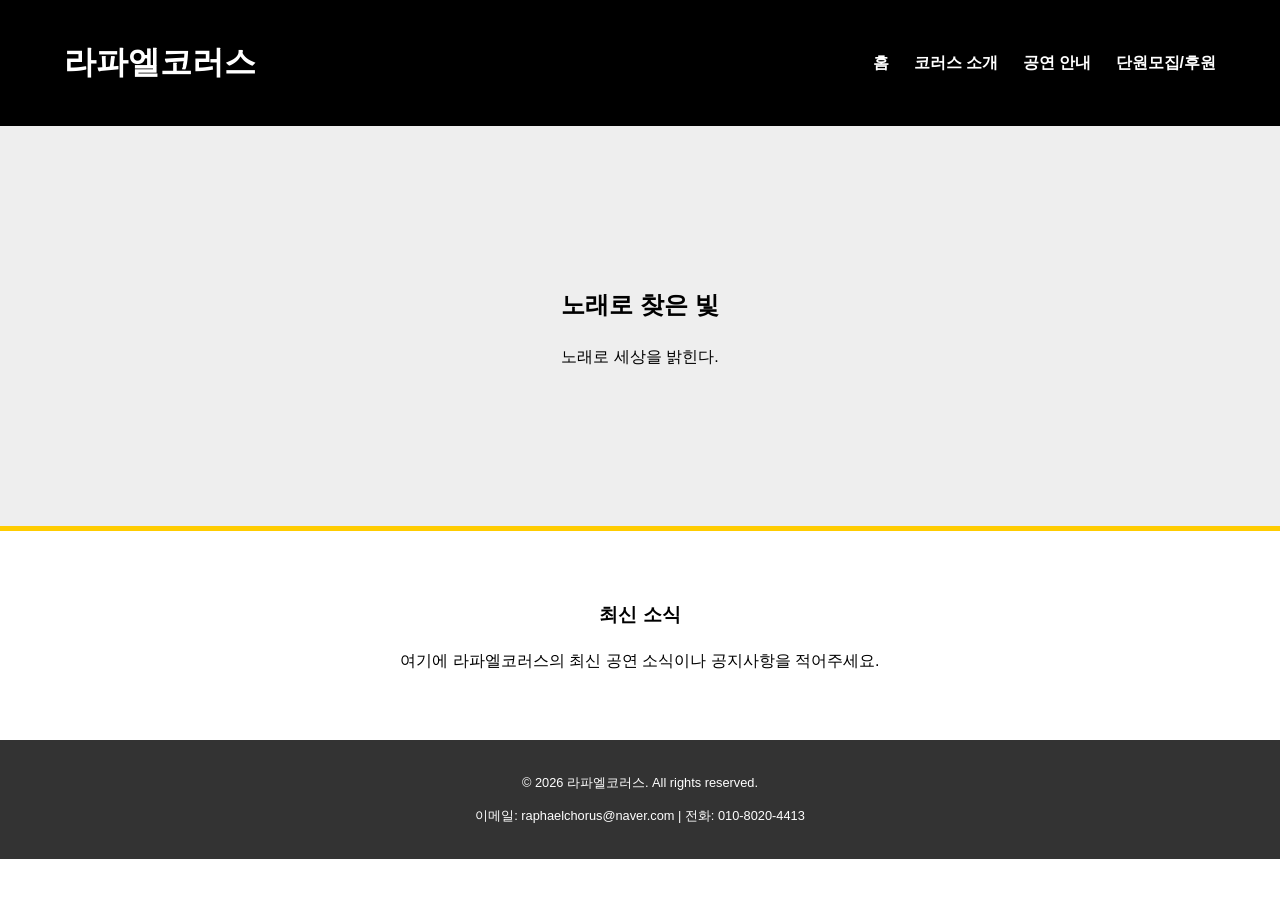
<file: index.html>
<!DOCTYPE html>
<html lang="ko">
<head>
    <meta charset="UTF-8">
    <title>라파엘코러스 - 노래로 찾은 희망을 외친다</title>
    <style>
        /* 이 부분은 홈페이지의 '옷'인 디자인(CSS)입니다. 나중에 따로 뺄 수도 있어요. */
        body { font-family: 'Arial', sans-serif; margin: 0; padding: 0; line-height: 1.6; }
        header { background: #000; color: #fff; padding: 1rem 5%; display: flex; justify-content: space-between; align-items: center; position: sticky; top: 0; }
        nav a { color: #fff; text-decoration: none; margin-left: 20px; font-weight: bold; }
        .hero { background: #eee; height: 400px; display: flex; align-items: center; justify-content: center; text-align: center; border-bottom: 5px solid #ffcc00; } /* 앰네스티의 노란색 포인트 */
        .content { padding: 50px 10%; text-align: center; }
        footer { background: #333; color: #fff; padding: 20px; text-align: center; font-size: 0.8rem; }
    </style>
</head>
<body>

    <header>
        <div><h1>라파엘코러스</h1></div>
        <nav>
            <a href="index.html">홈</a>
            <a href="about.html">코러스 소개</a>
            <a href="performance.html">공연 안내</a>
            <a href="support.html">단원모집/후원</a>
        </nav>
    </header>

    <section class="hero">
        <div>
            <h2>노래로 찾은 빛</h2>
            <p>노래로 세상을 밝힌다.</p>
        </div>
    </section>

    <section class="content">
        <h3>최신 소식</h3>
        <p>여기에 라파엘코러스의 최신 공연 소식이나 공지사항을 적어주세요.</p>
    </section>

    <footer>
        <p>&copy; 2026 라파엘코러스. All rights reserved.</p>
        <p>이메일: raphaelchorus@naver.com | 전화: 010-8020-4413</p>
    </footer>

</body>
</html>
</file>
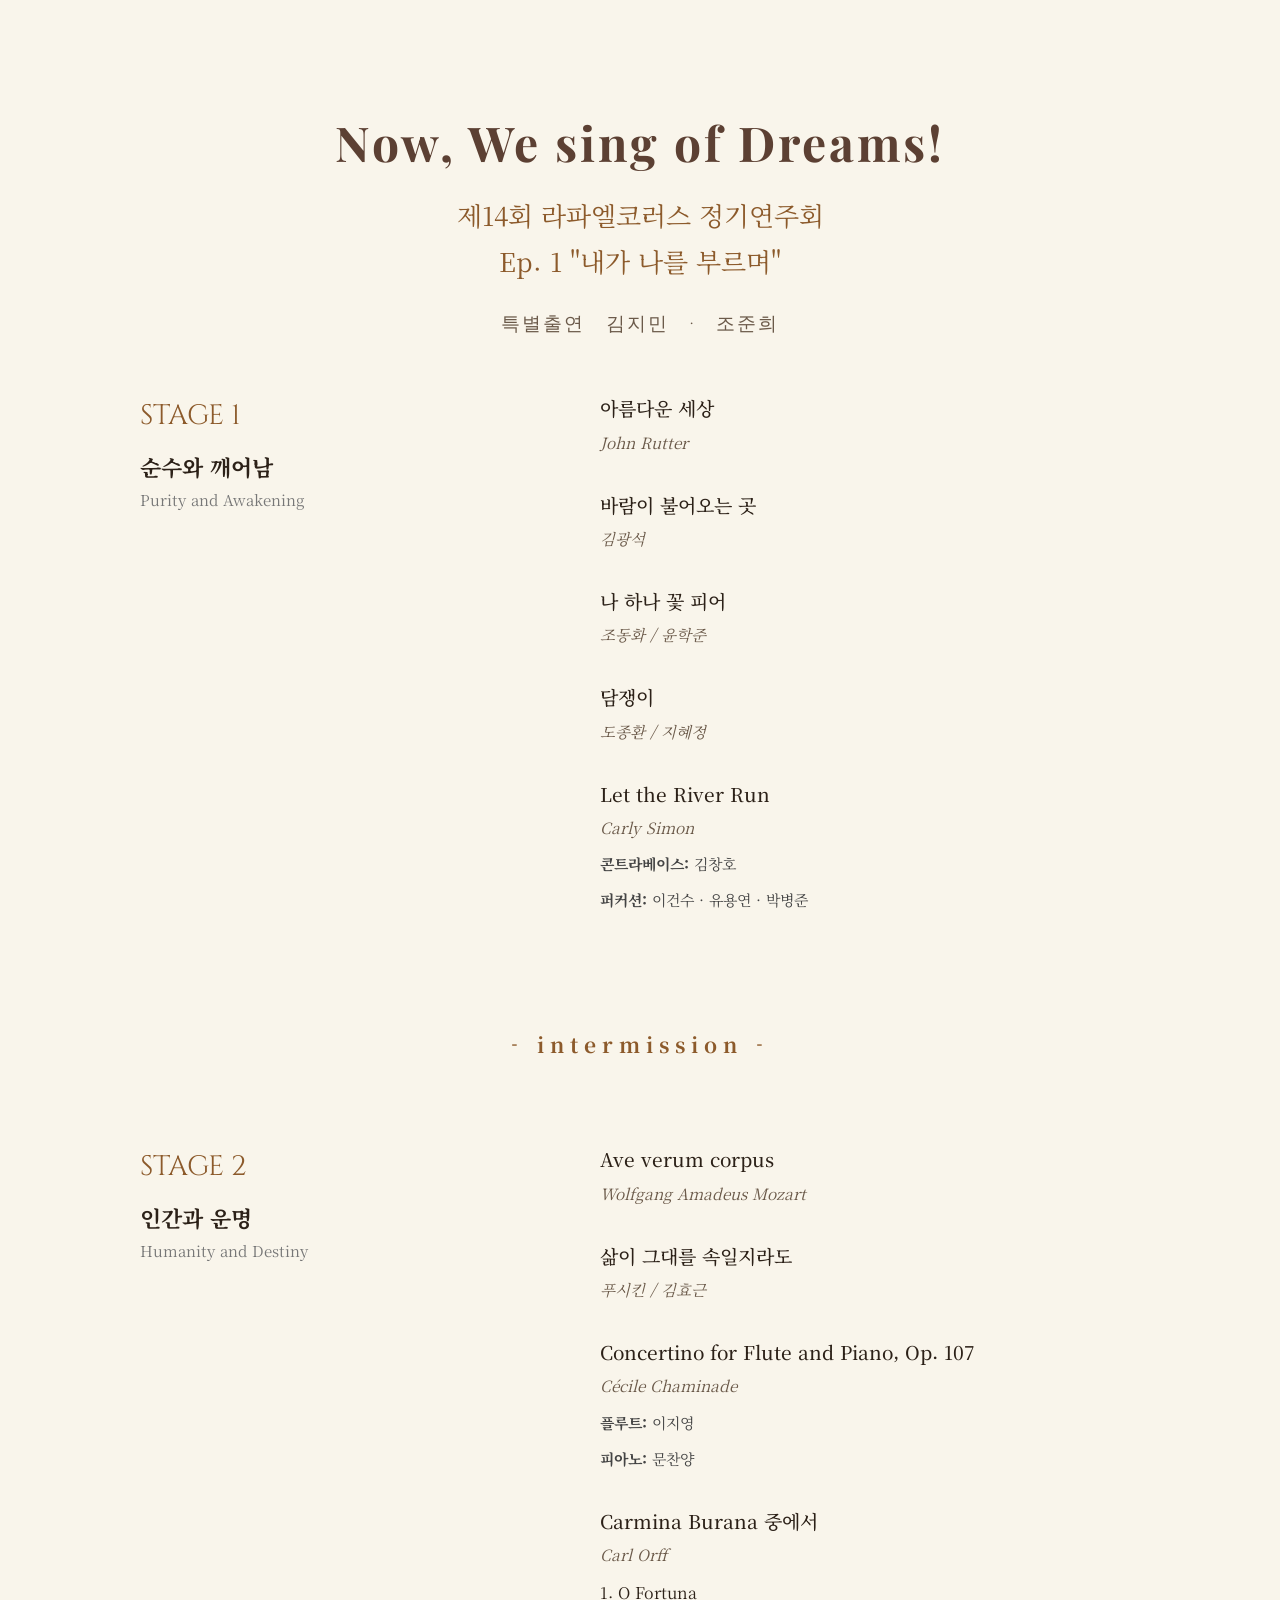
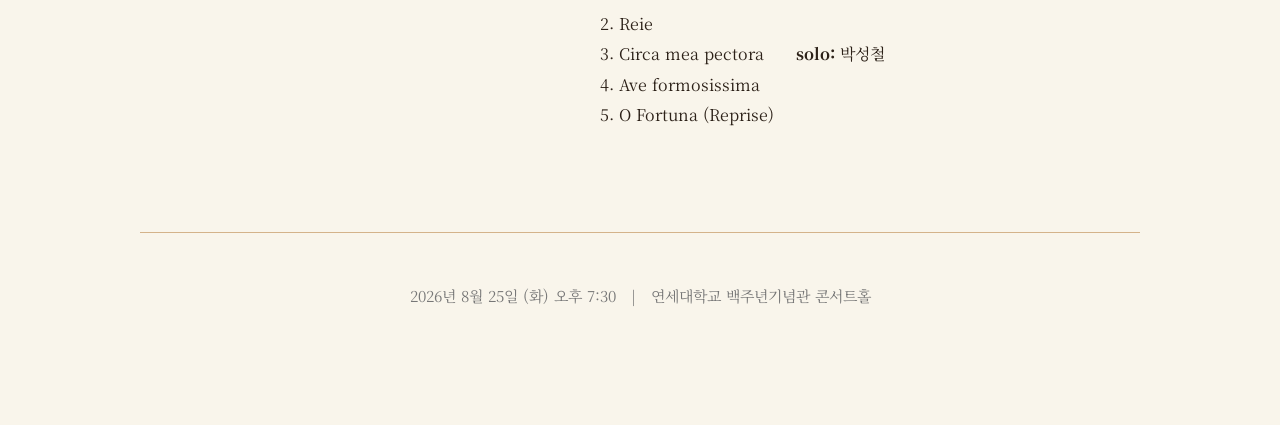
<file: 20260825programpage.html>
<!DOCTYPE html>
<html lang="ko">
<head>
    <meta charset="UTF-8">
    <title>라파엘코러스 제14회 정기연주회 프로그램</title>
    <style>
        @import url('https://fonts.googleapis.com/css2?family=Playfair+Display:wght@400;700&family=Cinzel:wght@400;600&family=Noto+Serif+KR:wght@400;500;700&display=swap');
        
        body {
            font-family: 'Noto Serif KR', serif;
            max-width: 1000px;
            margin: 40px auto;
            padding: 60px 50px;
            background: #f9f5eb;
            color: #2c2118;
            line-height: 1.75;
        }
        .header {
            text-align: center;
            margin-bottom: 50px;
            position: relative;
        }
        h1 {
            font-family: 'Playfair Display', serif;
            font-size: 48px;
            color: #5c4033;
            margin: 0 0 8px 0;
            letter-spacing: 3px;
        }
        .subtitle {
            font-size: 26px;
            color: #8c5a2b;
            margin: 0 0 25px 0;
        }
.mc {
            font-family: 'Cinzel', serif;
            font-size: 19px;
            color: #6b5a4a;
            letter-spacing: 2px;
            margin: 15px 0 45px 0;
        }
        .stage {
            display: flex;
            gap: 60px;
            margin-bottom: 70px;
        }
        .stage-left {
            flex: 1;
        }
        .stage-right {
            flex: 1.35;
        }
        .stage-title {
            font-family: 'Cinzel', serif;
            font-size: 28px;
            color: #8c5a2b;
            margin-bottom: 8px;
        }
        .stage-subtitle {
            font-size: 17px;
            color: #666;
            margin-bottom: 30px;
        }
        .piece {
            margin-bottom: 32px;
        }
        .piece-title {
            font-size: 19px;
            font-weight: 500;
            margin-bottom: 4px;
        }
        .composer {
            font-style: italic;
            color: #6b5a4a;
            font-size: 15.5px;
        }
        .performer {
            margin-top: 10px;
            font-size: 15px;
            color: #444;
        }
        .intermission {
            text-align: center;
            font-size: 21px;
            color: #8c5a2b;
            letter-spacing: 6px;
            margin: 80px 0;
            font-weight: bold;
        }
        hr {
            border: none;
            border-top: 1px solid #d4b38a;
            margin: 50px 0;
        }
    </style>
</head>
<body>
   <div class="header">
        <h1>Now, We sing of Dreams!</h1>
        <p class="subtitle">제14회 라파엘코러스 정기연주회<br>Ep. 1 "내가 나를 부르며"</p>
        
        <!-- MC 추가 위치 -->
        <p class="mc">특별출연 김지민 · 조준희</p>
    </div>
    <div class="stage">
        <div class="stage-left">
            <div class="stage-title">STAGE 1</div>
            <div style="font-size:22px; font-weight:bold;">순수와 깨어남</div>
            <div style="font-size:15px; color:#777;">Purity and Awakening</div>
        </div>
        <div class="stage-right">
            <div class="piece">
                <div class="piece-title">아름다운 세상</div>
                <div class="composer">John Rutter</div>
            </div>
            <div class="piece">
                <div class="piece-title">바람이 불어오는 곳</div>
                <div class="composer">김광석</div>
            </div>
            <div class="piece">
                <div class="piece-title">나 하나 꽃 피어</div>
                <div class="composer">조동화 / 윤학준</div>
            </div>
            <div class="piece">
                <div class="piece-title">담쟁이</div>
                <div class="composer">도종환 / 지혜정</div>
            </div>
            <div class="piece">
                <div class="piece-title">Let the River Run</div>
                <div class="composer">Carly Simon</div>
                <div class="performer"><strong>콘트라베이스:</strong> 김창호</div>
                <div class="performer"><strong>퍼커션:</strong> 이건수 · 유용연 · 박병준</div>
            </div>
        </div>
    </div>

    <div class="intermission">- intermission -</div>

    <div class="stage">
        <div class="stage-left">
            <div class="stage-title">STAGE 2</div>
            <div style="font-size:22px; font-weight:bold;">인간과 운명</div>
            <div style="font-size:15px; color:#777;">Humanity and Destiny</div>
        </div>
        <div class="stage-right">
            <div class="piece">
                <div class="piece-title">Ave verum corpus</div>
                <div class="composer">Wolfgang Amadeus Mozart</div>
            </div>
            <div class="piece">
                <div class="piece-title">삶이 그대를 속일지라도</div>
                <div class="composer">푸시킨 / 김효근</div>
            </div>
            <div class="piece">
                <div class="piece-title">Concertino for Flute and Piano, Op. 107</div>
                <div class="composer">Cécile Chaminade</div>
                <div class="performer"><strong>플루트:</strong> 이지영</div> 
                <div class="performer"><strong>피아노:</strong> 문찬양</div>
            </div>
            <div class="piece">
                <div class="piece-title">Carmina Burana 중에서</div>
                <div class="composer">Carl Orff</div>
                <div style="margin-top:10px; line-height:1.9;">
                    1. O Fortuna<br>
                    2. Reie<br>
                    3. Circa mea pectora  <strong>solo:</strong> 박성철<br>
                    4. Ave formosissima<br>
                    5. O Fortuna (Reprise)
                </div>
            </div>
        </div>
    </div>

    <hr>
    <p style="text-align:center; color:#777; margin-top:40px; font-size:15px;">
        2026년 8월 25일 (화) 오후 7:30 | 연세대학교 백주년기념관 콘서트홀
    </p>
</body>
</html>
</file>
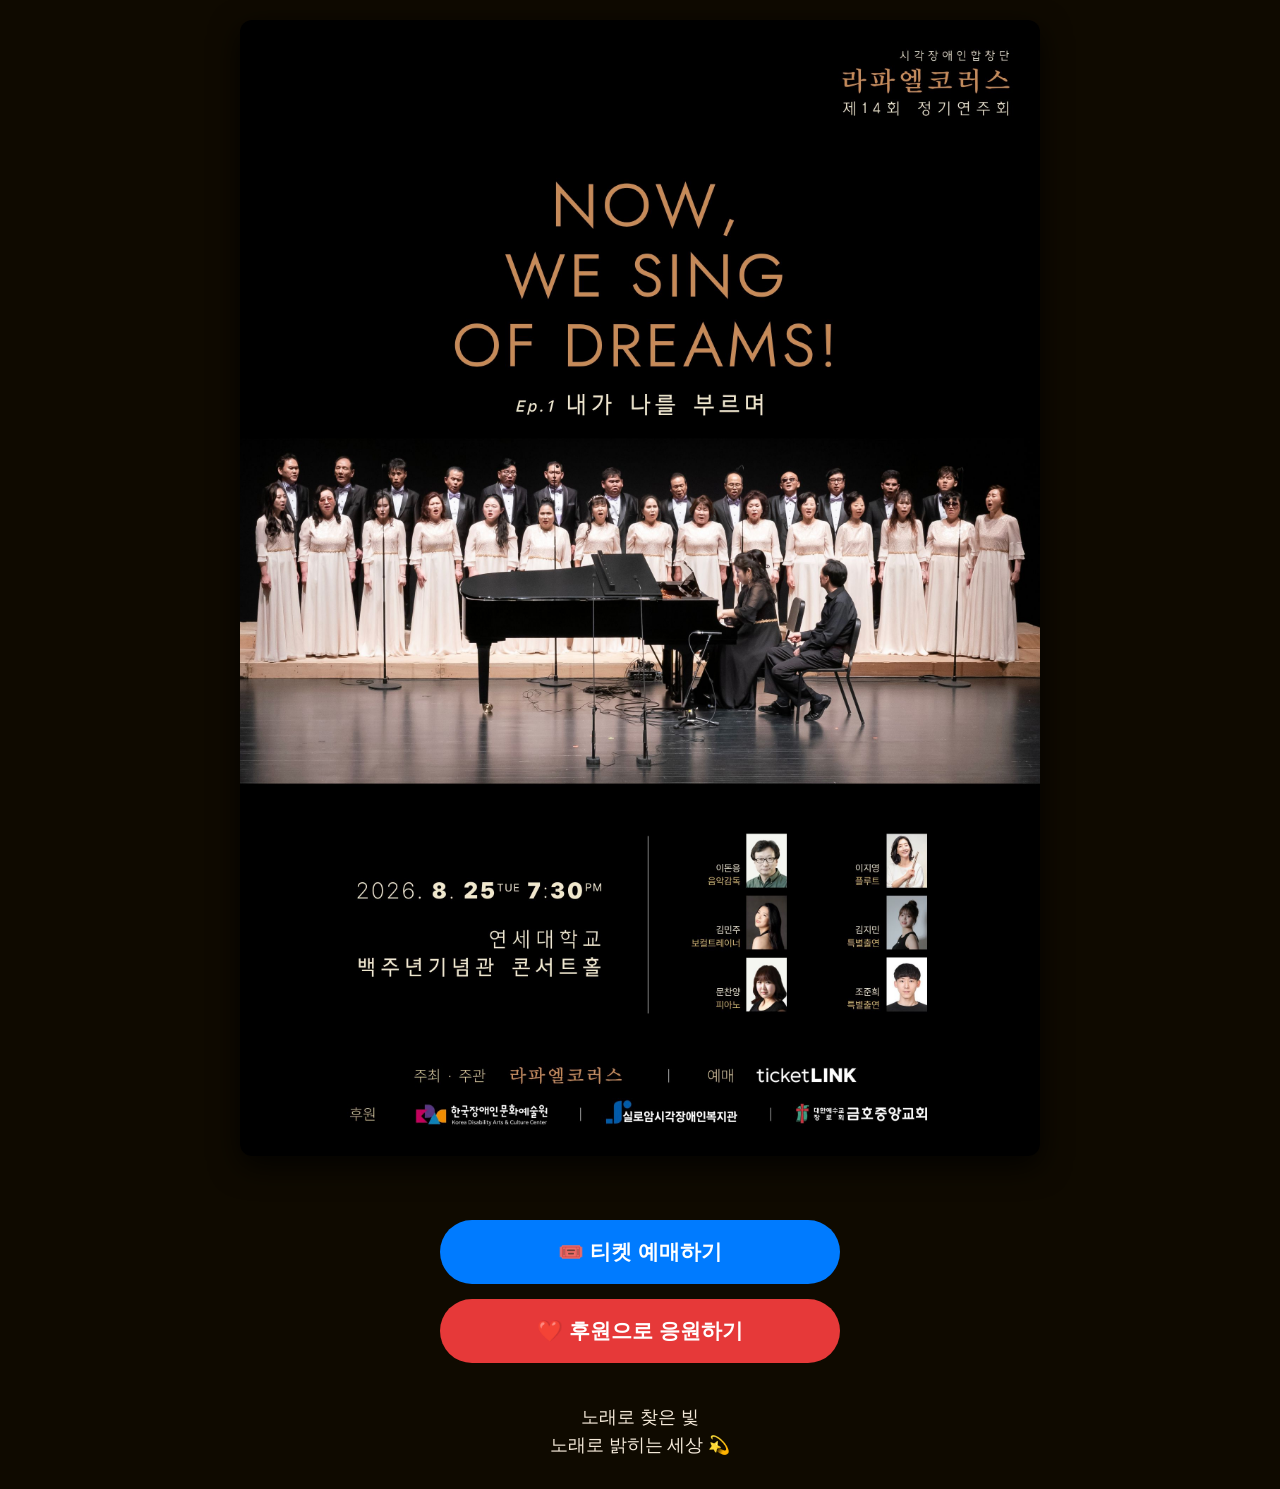
<file: 20260825ticket.html>
<!DOCTYPE html>
<html lang="ko">
<head>
    <meta charset="UTF-8">
    <meta name="viewport" content="width=device-width, initial-scale=1.0">
    <title>라파엘코러스 제14회 정기연주회</title>
    <style>
        body {
            font-family: 'Arial', sans-serif;
            margin: 0;
            padding: 0;
            background: #0f0a00;
            color: #f4e9d8;
            text-align: center;
        }
        .poster {
            width: 100%;
            max-width: 800px;
            margin: 20px auto;
            border-radius: 12px;
            box-shadow: 0 10px 30px rgba(0,0,0,0.8);
        }
        h1 {
            color: #f4c542;
            margin: 20px 0 10px;
        }
        .buttons {
            margin: 40px auto;
            max-width: 400px;
        }
        .btn {
            display: block;
            margin: 15px auto;
            padding: 18px 30px;
            font-size: 1.3em;
            font-weight: bold;
            text-decoration: none;
            border-radius: 50px;
            transition: all 0.3s;
        }
        .btn-ticket {
            background: #007bff;
            color: white;
        }
        .btn-support {
            background: #e63939;
            color: white;
        }
        .btn:hover {
            transform: scale(1.05);
            opacity: 0.95;
        }
        .info {
            margin: 30px 20px;
            font-size: 1.1em;
            line-height: 1.6;
        }
    </style>
</head>
<body>
    <img src="라파엘0825포스터.jpg" alt="라파엘코러스 제14회 정기연주회" class="poster">

 
    <div class="buttons">
        <a href="https://www.ticketlink.co.kr/product/64418" class="btn btn-ticket" target="_blank">
            🎟️ 티켓 예매하기
        </a>
        <a href="https://raphaelchorus.github.io/Raphael/Support_Raphael" class="btn btn-support" target="_blank">
            ❤️ 후원으로 응원하기
        </a>
    </div>

    <div class="info">
       
        
        <p>노래로 찾은 빛<br>
        노래로 밝히는 세상 💫</p>
    </div>
</body>
</html>
</file>
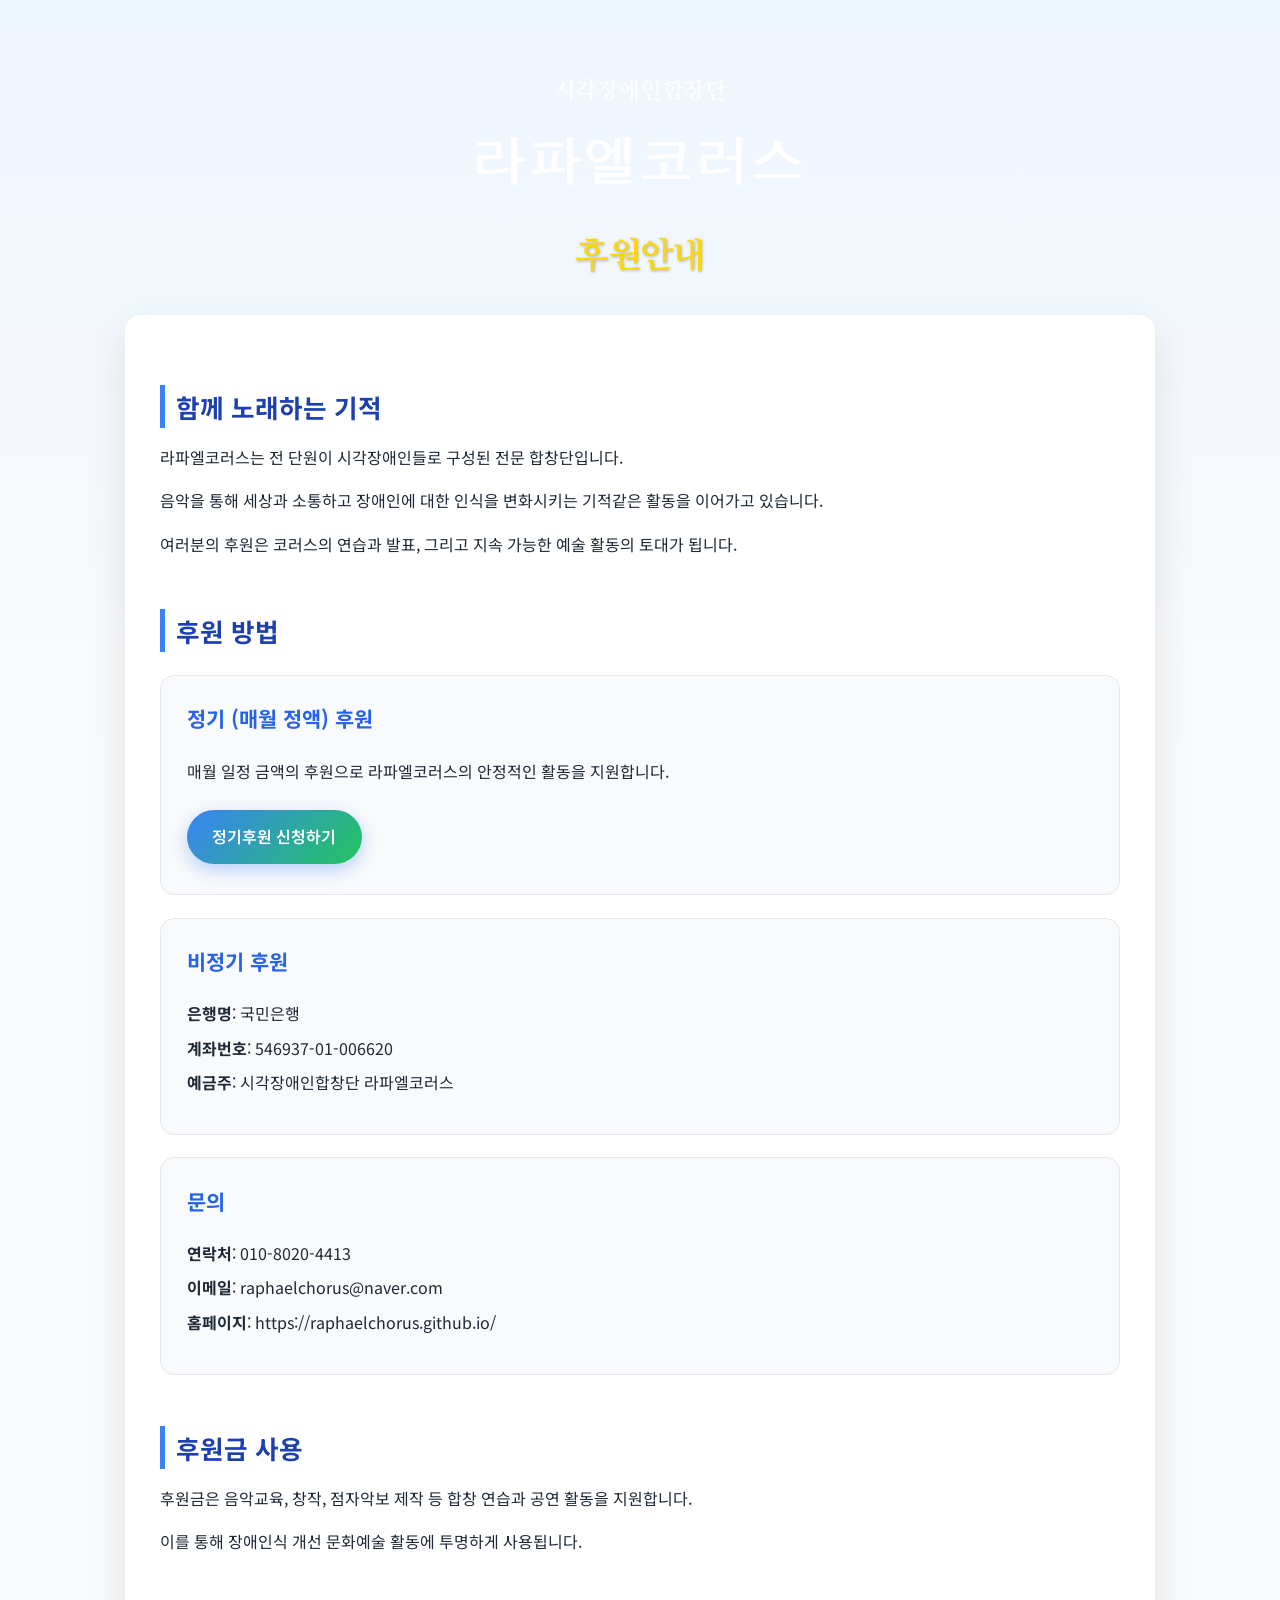
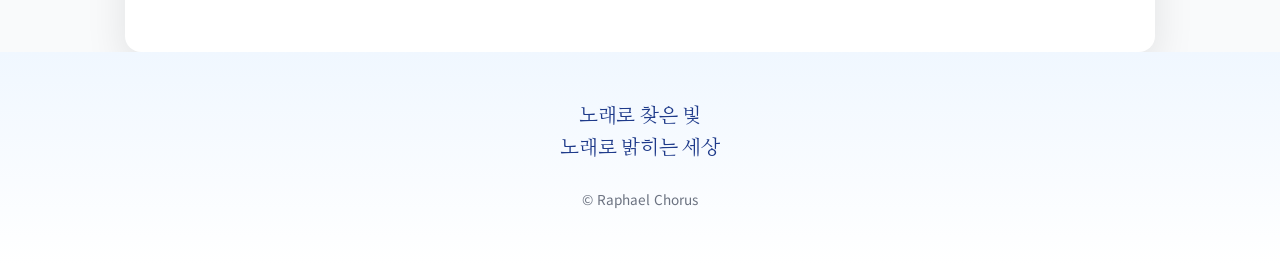
<file: Support_Raphael.html>
<!DOCTYPE html>
<html lang="ko">
<head>
  <meta charset="UTF-8" />
  <meta name="viewport" content="width=device-width, initial-scale=1.0" />
  <title>라파엘코러스 후원 안내</title>

  <link href="https://fonts.googleapis.com/css2?family=Noto+Sans+KR:wght@400;500;600;700&family=Nanum+Myeongjo:wght@400;700&family=Great+Vibes&display=swap" rel="stylesheet">

  <style>
    @font-face {
      font-family: 'Curlz MT';
      src: local('Curlz MT');
      font-weight: normal;
      font-style: normal;
    }
  </style>

  <style>
    body {
      margin: 0;
      font-family: "Noto Sans KR", Arial, sans-serif;
      line-height: 1.7;
      color: #1f2937;
      background: linear-gradient(180deg, #eef6ff 0%, #f9fafb 40%);
    }

    /* ===== Header / Title ===== */
    header {
      position: relative;
      background: url('https://raphaelchorus.github.io/H2_00635.jpg') center/cover no-repeat;
      color: #fff;
      text-align: center;
      padding: 4.5rem 1rem 4.8rem;
    }
    .title-small {
      font-family: "Nanum Myeongjo", serif;
      font-size: 1.45rem;
      font-weight: 600;
      letter-spacing: -0.02em;
    }
    .title-main {
      font-family: 'Curlz MT', 'Great Vibes', cursive;
      font-size: 3.3rem;
      font-weight: 400;
      letter-spacing: 0.05em;
      margin: 0.6rem 0 0.35rem;
      text-shadow: 1px 0 0 currentColor, -1px 0 0 currentColor;
    }
    .title-sub {
      font-family: "Nanum Myeongjo", serif;
      font-size: 2.2rem;
      letter-spacing: -0.02em;
      color: #FFD700;
      font-weight: 700;
      text-shadow: 1px 1px 3px rgba(0,0,0,0.3);
      margin-top: 1rem;
    }

    /* ===== Main ===== */
    main {
      max-width: 960px;
      margin: -3rem auto 0;
      background: #fff;
      padding: 3rem 2.2rem 2.8rem;
      border-radius: 16px;
      box-shadow: 0 15px 40px rgba(0,0,0,0.1);
    }
    section {
      margin-bottom: 3.2rem;
    }
    h2 {
      font-size: 1.6rem;
      margin-bottom: 1rem;
      border-left: 5px solid #3b82f6;
      padding-left: 0.7rem;
      color: #1e40af;
    }

    /* ===== Donation Boxes ===== */
    .donation-box {
      border: 1px solid #e5e7eb;
      border-radius: 14px;
      padding: 1.6rem 1.6rem 1.9rem;
      margin-top: 1.4rem;
      background: #f9fafb;
    }
    .donation-box h3 {
      margin-top: 0;
      font-size: 1.3rem;
      color: #2563eb;
    }
    .donation-box p {
      margin: 0.45rem 0;
    }

    /* 클릭 가능한 주소 스타일 */
    .contact-link {
      color: inherit;
      text-decoration: none;
      transition: color 0.2s ease-in-out;
      cursor: pointer;
    }
    .contact-link:hover {
      color: #3b82f6; /* 마우스 올렸을 때 변할 색상 */
      text-decoration: underline;
    }

    .btn {
      display: inline-block;
      margin-top: 1.1rem;
      padding: 0.85rem 1.6rem;
      background: linear-gradient(135deg, #3b82f6, #22c55e);
      color: #fff;
      text-decoration: none;
      border-radius: 999px;
      font-weight: 600;
      box-shadow: 0 6px 18px rgba(59,130,246,0.35);
    }
    .btn:hover {
      opacity: 0.9;
    }

    /* ===== Footer ===== */
    footer {
      text-align: center;
      padding: 3rem 1rem 3.4rem;
      font-size: 1.05rem;
      color: #1e3a8a;
      background: linear-gradient(180deg, #f0f7ff, #ffffff);
    }
    footer .slogan {
      font-family: "Nanum Myeongjo", serif;
      font-size: 1.25rem;
      line-height: 1.6;
      letter-spacing: -0.01em;
      margin-bottom: 0.8rem;
    }
    footer .copyright {
      font-size: 0.85rem;
      color: #6b7280;
      margin-top: 1.5rem;
    }

    @media (max-width: 600px) {
      .title-main {
        font-size: 2.6rem;
      }
      .title-sub {
        font-size: 1.8rem;
      }
      main {
        margin: -2rem 1rem 0;
        padding: 2.2rem 1.3rem 2.2rem;
      }
    }
  </style>
</head>
<body>

  <header>
    <div class="title-small">시각장애인합창단</div>
    <div class="title-main">라파엘코러스</div>
    <div class="title-sub">후원안내</div>
  </header>

  <main>
    <section>
      <h2>함께 노래하는 기적</h2>
      <p>
        라파엘코러스는 전 단원이 시각장애인들로 구성된 전문 합창단입니다.</p><p>
        음악을 통해 세상과 소통하고 장애인에 대한 인식을 변화시키는 기적같은 활동을 이어가고 있습니다.</p><p>
        여러분의 후원은 코러스의 연습과 발표, 그리고 지속 가능한 예술 활동의 토대가 됩니다.
      </p>
    </section>

    <section>
      <h2>후원 방법</h2>

      <div class="donation-box">
        <h3>정기 (매월 정액) 후원</h3>
        <p>매월 일정 금액의 후원으로 라파엘코러스의 안정적인 활동을 지원합니다.</p>
        <a class="btn" href="https://secure.donus.org/arko/pay/step1_direct?dontype=B01011&background=B01011" target="_blank" rel="noopener noreferrer">
          정기후원 신청하기
        </a>
      </div>

      <div class="donation-box">
        <h3>비정기 후원</h3>
        <p><strong>은행명</strong>: 국민은행</p>
        <p><strong>계좌번호</strong>: 546937-01-006620</p>
        <p><strong>예금주</strong>: 시각장애인합창단 라파엘코러스</p>
      </div>

      <div class="donation-box">
        <h3>문의</h3>
        <p><strong>연락처</strong>: 010-8020-4413</p>
        <p><strong>이메일</strong>: <a href="mailto:raphaelchorus@naver.com" class="contact-link">raphaelchorus@naver.com</a></p>
        <p><strong>홈페이지</strong>: <a href="https://raphaelchorus.github.io/" class="contact-link" target="_blank" rel="noopener noreferrer">https://raphaelchorus.github.io/</a></p>
      </div>
    </section>

    <section>
      <h2>후원금 사용</h2>
      <p>
        후원금은 음악교육, 창작, 점자악보 제작 등 합창 연습과 공연 활동을 지원합니다.</p><p>
        이를 통해 장애인식 개선 문화예술 활동에 투명하게 사용됩니다.
      </p>
    </section>
  </main>

  <footer>
    <div class="slogan">
      노래로 찾은 빛<br />
      노래로 밝히는 세상
    </div>
    <div class="copyright">© Raphael Chorus</div>
  </footer>

</body>
</html>
</file>
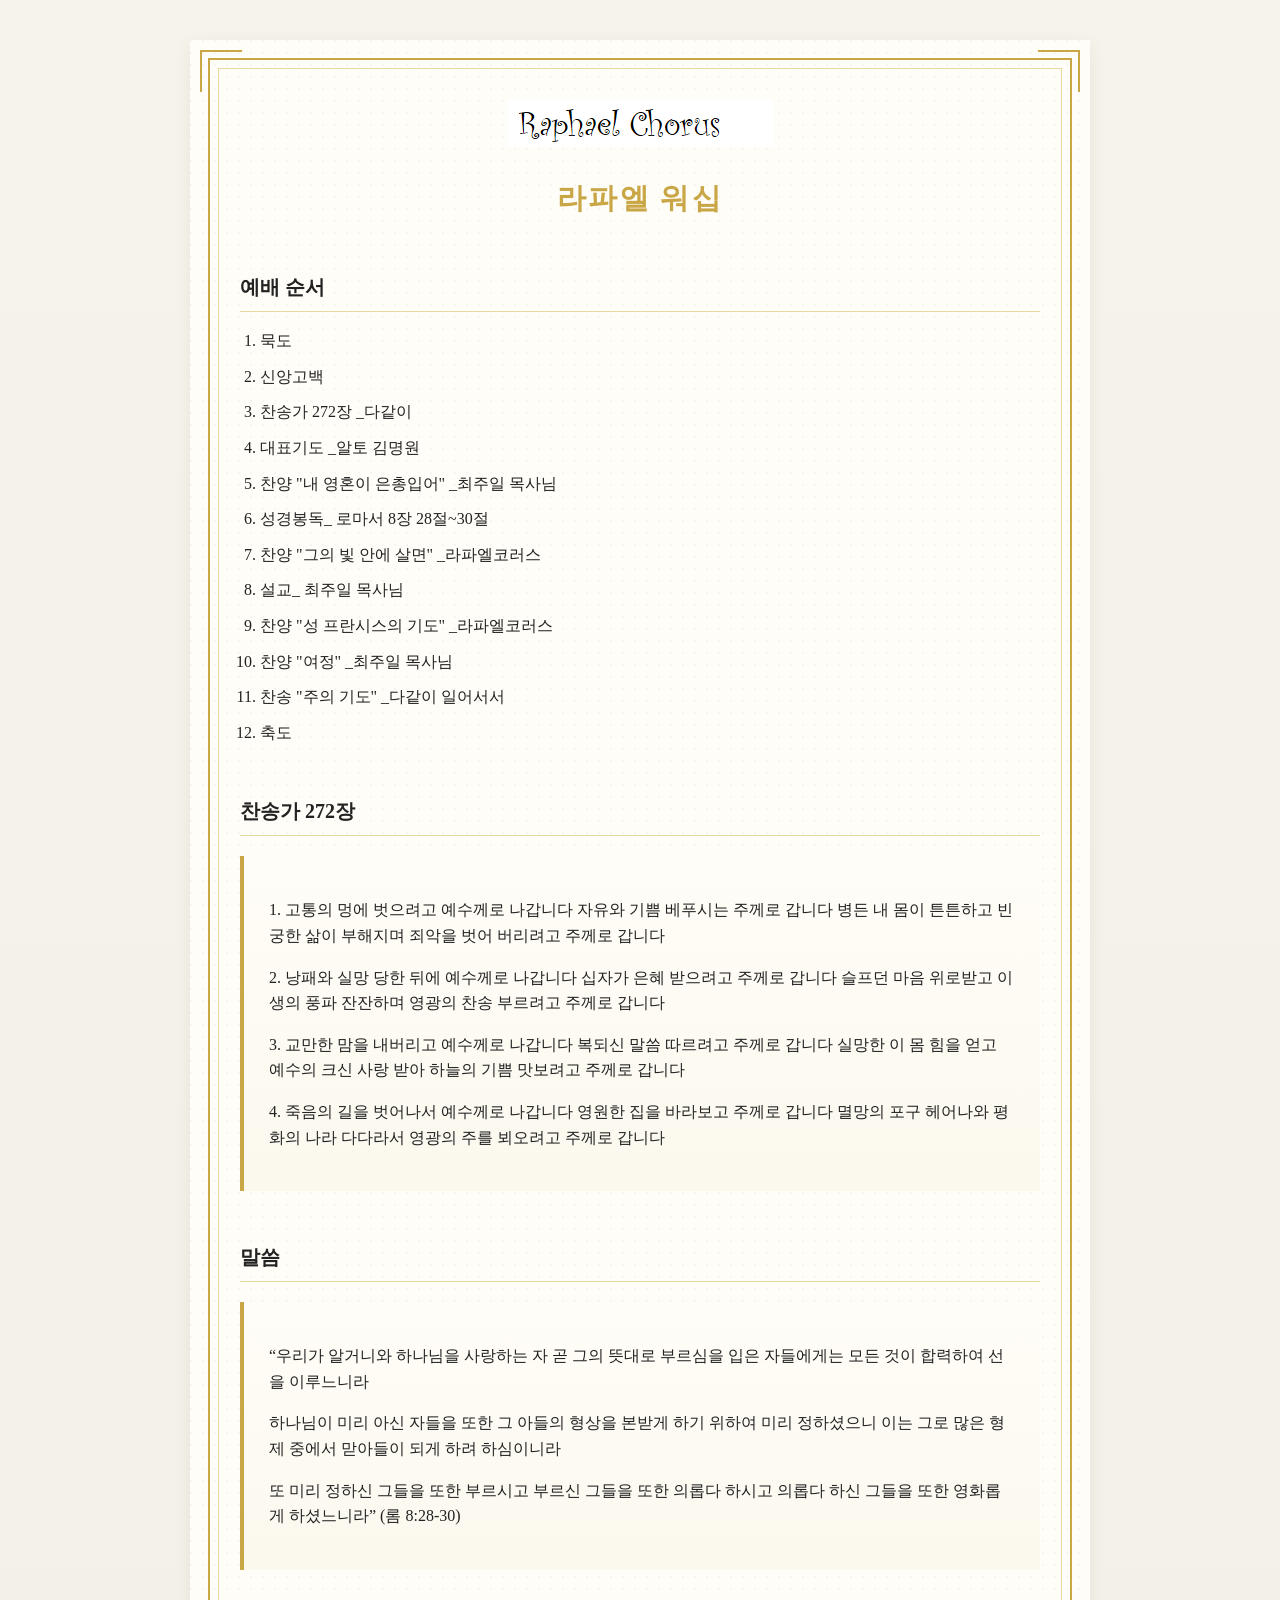
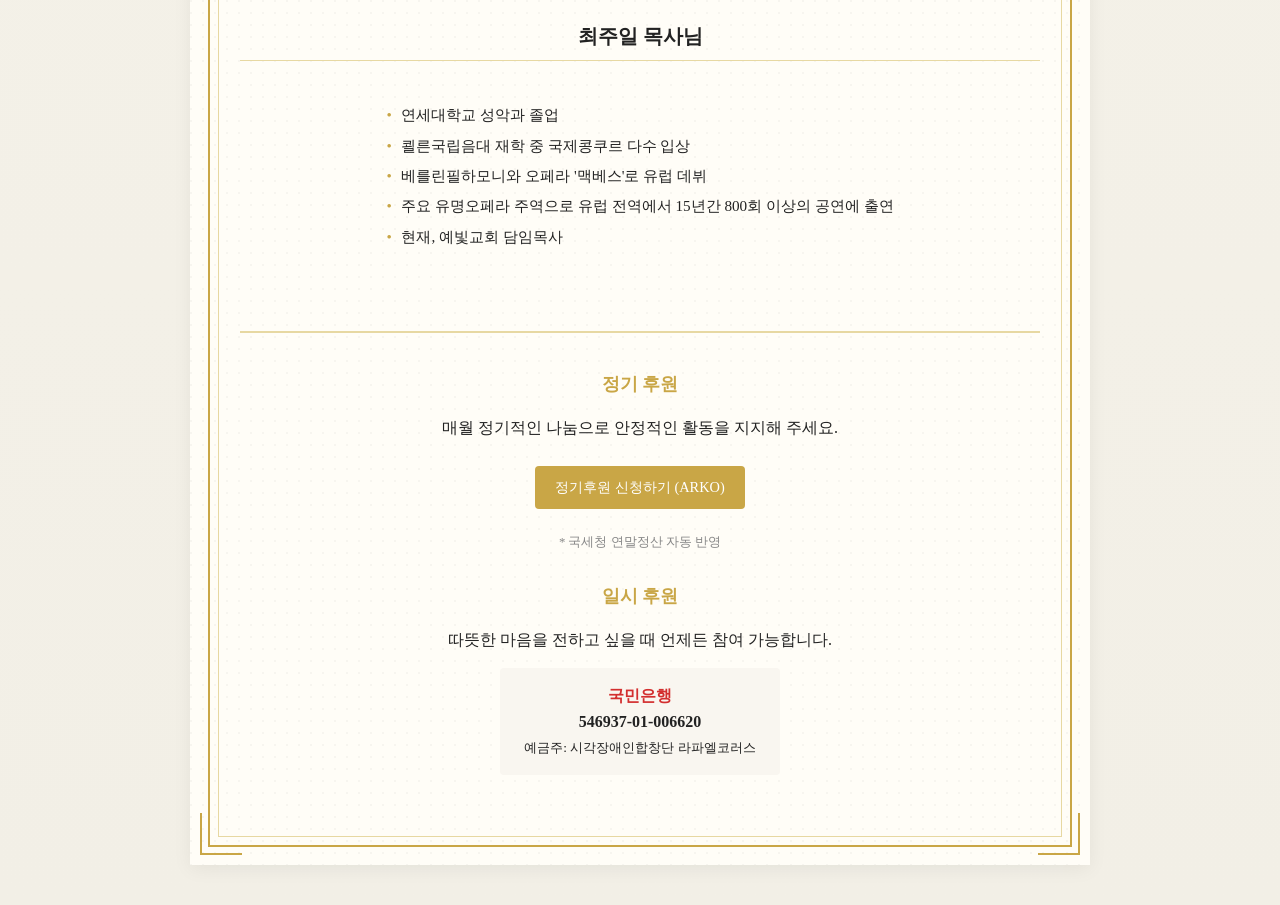
<file: worship.html>
<!DOCTYPE html>
<html lang="ko">
<head>
    <meta charset="UTF-8" />
    <meta name="viewport" content="width=device-width, initial-scale=1.0"/>
    <title>라파엘 워십</title>
    <style>
        :root {
            --gold: #c9a646;
            --gold-light: #e7d8a2;
            --paper: #fffdf7;
            --text: #222;
        }

        body {
            margin: 0;
            font-family: "Noto Serif KR", serif;
            color: var(--text);
            background: linear-gradient(180deg, #f6f3ea, #f2efe6);
            line-height: 1.6;
        }

        .page {
            max-width: 800px;
            margin: 40px auto;
            padding: 60px 50px;
            background: 
                radial-gradient(circle at 1px 1px, rgba(0,0,0,0.03) 1px, transparent 0) 0 0/12px 12px,
                var(--paper);
            position: relative;
            box-shadow: 0 4px 18px rgba(0,0,0,0.06);
        }

        .page::before, .page::after {
            content: "";
            position: absolute;
            inset: 18px;
            border: 2px solid var(--gold);
            pointer-events: none;
        }
        .page::after { inset: 28px; border: 1px solid var(--gold-light); }

        .corner {
            position: absolute;
            width: 40px;
            height: 40px;
            border: 2px solid var(--gold);
            z-index: 1;
        }
        .tl { top: 10px; left: 10px; border-right: none; border-bottom: none; }
        .tr { top: 10px; right: 10px; border-left: none; border-bottom: none; }
        .bl { bottom: 10px; left: 10px; border-right: none; border-top: none; }
        .br { bottom: 10px; right: 10px; border-left: none; border-top: none; }

        header { text-align: center; margin-bottom: 40px; }
        .logo { max-width: 280px; height: auto; margin-bottom: 20px; }
        h1 { font-size: 1.8rem; letter-spacing: 0.08em; margin: 0; color: var(--gold); }
        h2 { font-size: 1.25rem; margin-top: 50px; padding-bottom: 8px; border-bottom: 1px solid var(--gold-light); }
        
        ol { padding-left: 20px; }
        li { margin: 10px 0; }

        .content-box {
            margin-top: 20px;
            padding: 25px;
            background: linear-gradient(180deg, #fffdf7, #fbf8ee);
            border-left: 4px solid var(--gold);
            font-style: normal;
        }

        /* 최주일 목사님 프로필 섹션 스타일 */
        .profile-section {
            margin-top: 50px;
            text-align: center;
        }
        .profile-list {
            list-style: none;
            padding: 0;
            display: inline-block;
            text-align: left;
            margin-top: 20px;
        }
        .profile-list li {
            margin: 6px 0;
            font-size: 0.95rem;
            position: relative;
            padding-left: 15px;
        }
        .profile-list li::before {
            content: "•";
            color: var(--gold);
            position: absolute;
            left: 0;
        }

        .support-container { margin-top: 60px; border-top: 2px double var(--gold-light); padding-top: 20px; }
        .support-card { margin-bottom: 30px; text-align: center; }
        .support-card h3 { color: var(--gold); font-size: 1.1rem; margin-bottom: 10px; }
        .btn-donation {
            display: inline-block;
            padding: 10px 20px;
            background: var(--gold);
            color: white;
            text-decoration: none;
            border-radius: 4px;
            margin: 10px 0;
            font-size: 0.9rem;
        }
        .account-info { background: #f9f6f0; padding: 15px; border-radius: 4px; display: inline-block; min-width: 250px; }

        @media print {
            body { background: white; }
            .page { box-shadow: none; margin: 0; width: 100%; }
        }
    </style>
</head>
<body>

<main class="page">
    <div class="corner tl"></div>
    <div class="corner tr"></div>
    <div class="corner bl"></div>
    <div class="corner br"></div>

    <header>
        <img src="logo.png" alt="라파엘코러스 로고" class="logo"/>
        <h1>라파엘 워십</h1>
    </header>

    <section>
        <h2>예배 순서</h2>
        <ol>
            <li>묵도</li>
            <li>신앙고백</li>
            <li>찬송가 272장 _다같이</li>
            <li>대표기도 _알토 김명원</li>
            <li>찬양 "내 영혼이 은총입어" _최주일 목사님</li>
            <li>성경봉독_ 로마서 8장 28절~30절</li>
            <li>찬양 "그의 빛 안에 살면" _라파엘코러스</li>
            <li>설교_ 최주일 목사님</li>
            <li>찬양 "성 프란시스의 기도" _라파엘코러스</li>
            <li>찬양 "여정" _최주일 목사님</li>
            <li>찬송 "주의 기도" _다같이 일어서서</li>
            <li>축도</li>
        </ol>
    </section>

    <section>
        <h2>찬송가 272장</h2>
        <div class="content-box">
            <p>1. 고통의 멍에 벗으려고 예수께로 나갑니다 자유와 기쁨 베푸시는 주께로 갑니다 병든 내 몸이 튼튼하고 빈궁한 삶이 부해지며 죄악을 벗어 버리려고 주께로 갑니다</p>
            <p>2. 낭패와 실망 당한 뒤에 예수께로 나갑니다 십자가 은혜 받으려고 주께로 갑니다 슬프던 마음 위로받고 이생의 풍파 잔잔하며 영광의 찬송 부르려고 주께로 갑니다</p>
            <p>3. 교만한 맘을 내버리고 예수께로 나갑니다 복되신 말씀 따르려고 주께로 갑니다 실망한 이 몸 힘을 얻고 예수의 크신 사랑 받아 하늘의 기쁨 맛보려고 주께로 갑니다</p>
            <p>4. 죽음의 길을 벗어나서 예수께로 나갑니다 영원한 집을 바라보고 주께로 갑니다 멸망의 포구 헤어나와 평화의 나라 다다라서 영광의 주를 뵈오려고 주께로 갑니다</p>
        </div>
    </section>

    <section>
        <h2>말씀</h2>
        <div class="content-box">
            <p>“우리가 알거니와 하나님을 사랑하는 자 곧 그의 뜻대로 부르심을 입은 자들에게는 모든 것이 합력하여 선을 이루느니라</p>
            <p>하나님이 미리 아신 자들을 또한 그 아들의 형상을 본받게 하기 위하여 미리 정하셨으니 이는 그로 많은 형제 중에서 맏아들이 되게 하려 하심이니라</p>
            <p>또 미리 정하신 그들을 또한 부르시고 부르신 그들을 또한 의롭다 하시고 의롭다 하신 그들을 또한 영화롭게 하셨느니라” (롬 8:28-30)</p>
        </div>
    </section>

    <section class="profile-section">
        <h2>최주일 목사님</h2>
        <ul class="profile-list">
            <li>연세대학교 성악과 졸업</li>
            <li>쾰른국립음대 재학 중 국제콩쿠르 다수 입상</li>
            <li>베를린필하모니와 오페라 '맥베스'로 유럽 데뷔</li>
            <li>주요 유명오페라 주역으로 유럽 전역에서 15년간 800회 이상의 공연에 출연</li>
            <li>현재, 예빛교회 담임목사</li>
        </ul>
    </section>

    <footer class="support-container">
        <div class="support-card">
            <h3>정기 후원</h3>
            <p>매월 정기적인 나눔으로 안정적인 활동을 지지해 주세요.</p>
            <a class="btn-donation" href="https://secure.donus.org/arko/pay/step1_direct?dontype=B01011&background=B01011" target="_blank">
                정기후원 신청하기 (ARKO)
            </a>
            <p style="font-size: 0.8rem; color: #888;">* 국세청 연말정산 자동 반영</p>
        </div>

        <div class="support-card">
            <h3>일시 후원</h3>
            <p>따뜻한 마음을 전하고 싶을 때 언제든 참여 가능합니다.</p>
            <div class="account-info">
                <strong style="color: #d32f2f;">국민은행</strong><br>
                <strong>546937-01-006620</strong><br>
                <small>예금주: 시각장애인합창단 라파엘코러스</small>
            </div>
        </div>
    </footer>
</main>

</body>
</html>
</file>
